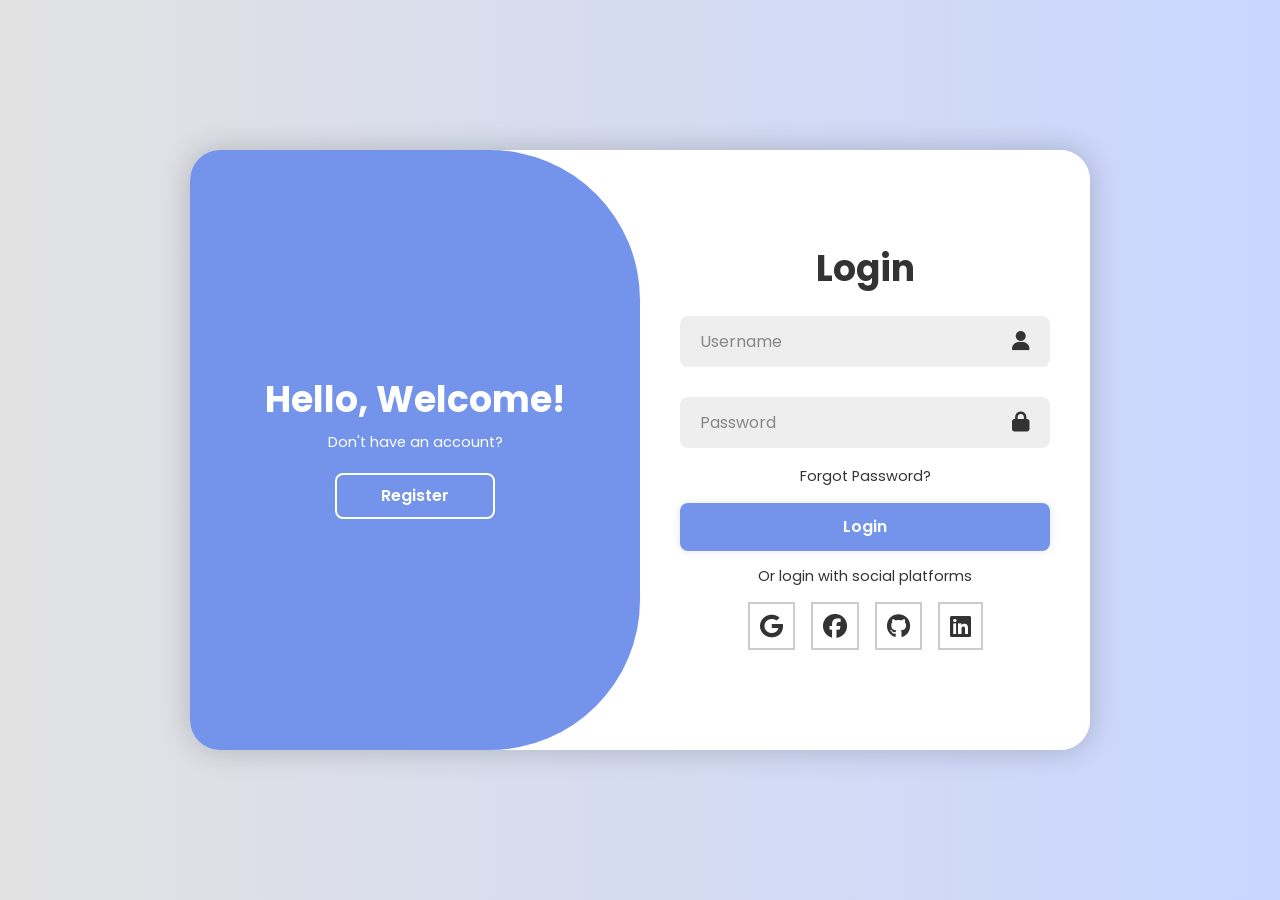
<file: donor/login.html>
<!DOCTYPE html>
<html lang="en">
<head>
<meta charset="UTF-8">
<meta name="viewport" content="width=device-width, initial-scale=1.0">
<title>Donor</title>
<link rel="stylesheet" href="login.css">
    <link rel="shortcut icon" href="./images/KindBridge Logo.png" type="image/x-icon">
<link rel="stylesheet" href="https://cdnjs.cloudflare.com/ajax/libs/font-awesome/6.7.2/css/all.min.css" integrity="sha512-Evv84Mr4kqVGRNSgIGL/F/aIDqQb7xQ2vcrdIwxfjThSH8CSR7PBEakCr51Ck+w+/U6swU2Im1vVX0SVk9ABhg==" crossorigin="anonymous" referrerpolicy="no-referrer" />
</head>
<body>
    <!-- login form User-->
<div class="container">
    <div class="form-box login">
        <form action="#" id="loginForm">
            <h1>Login</h1>
            <div class="input-box">
                <input type="text"  id="loginEmail" placeholder="Username" required>
                <i class="fa-solid fa-user"></i>
            </div>
            <div class="input-box">
                <input type="password"  id="loginPassword" placeholder="Password" required>
                <i class="fa-solid fa-lock"></i>
            </div>
            <div class="forgot-link">
                <a href="#">Forgot Password?</a>
            </div>
            <button type="submit" class="btn">Login</button>
            <p>Or login with social platforms</p>
            <div class="social-icons">
                <a href="#"><i class="fa-brands fa-google"></i></a>
                <a href="#"><i class="fa-brands fa-facebook"></i></a>
                <a href="#"><i class="fa-brands fa-github"></i></a>
                <a href="#"><i class="fa-brands fa-linkedin"></i></a>
            </div>
        </form>
    </div>
    <!-- register form -->
     <div class="form-box register">
        <form action="#"  id="registerForm">
            <h1>Registration</h1>
            <div class="input-box">
                <input type="text" id="regName" placeholder="Username" required>
                <i class="fa-solid fa-user"></i>
            </div>
            <div class="input-box">
                <input type="tel" id="regPhone" placeholder="Phone Number" required>
                <i class="fa-solid fa-phone"></i>
            </div>
            <div class="input-box">
                <input type="email" id="regEmail" placeholder="E-mail" required>
                <i class="fa-solid fa-envelope"></i>
            </div>
            <div class="input-box">
                <input type="password" id="regPassword" placeholder="Password" required>
                <i class="fa-solid fa-lock"></i>
            </div>
            <button type="submit" class="btn">Register</button>
            <p>Or Register with social platforms</p>
            <div class="social-icons">
                <a href="#"><i class="fa-brands fa-google"></i></a>
                <a href="#"><i class="fa-brands fa-facebook"></i></a>
                <a href="#"><i class="fa-brands fa-github"></i></a>
                <a href="#"><i class="fa-brands fa-linkedin"></i></a>
            </div>
        </form>
     </div>
     <!-- toggle box -->
      <div class="toggle-box">
            <!-- toggle box left -->
            <div class="toggle-panel toggle-left">
                <h1>Hello, Welcome!</h1>
                <p>Don't  have an account?</p>
                <button class="btn register-btn">Register</button>
            </div>
            <!-- toggle box right -->
             <div class="toggle-panel toggle-right">
                <h1>Welcome Back</h1>
                <p>Already have an account?</p>
                <button class="btn login-btn">Login</button>
             </div>
      </div>
</div>
<script>
    const container=document.querySelector('.container');
    const registerBtn= document.querySelector('.register-btn');
    const loginBtn = document.querySelector('.login-btn');
    registerBtn.addEventListener('click',()=>{
        container.classList.add('active');
    })
    loginBtn.addEventListener('click',()=>{
        container.classList.remove('active');
    })
    // Login code
    document.getElementById("loginForm").addEventListener("submit", async function(e){
    e.preventDefault();
    const email = document.getElementById("loginEmail").value;
    const password = document.getElementById("loginPassword").value;
    try {
        const response = await fetch("http://127.0.0.1:5000/donor/login", {
            method: "POST",
            headers: {"Content-Type": "application/json"},
            body: JSON.stringify({ email, password })
        });
        const data = await response.json();
        if(data.success){
            // Save current user in local session if needed
            localStorage.setItem("currentUser", JSON.stringify(data.user));
            alert("Login successful!");
            window.location.href = "index.html"; // redirect after login
        } else {
            alert(data.message);
        }
    } catch(err){
        alert("Error connecting to server!");
        console.error(err);
    }
});
    // ---------- REGISTRATION CODE ----------
// ---------- REGISTRATION CODE (DATABASE) ----------
document.getElementById("registerForm").addEventListener("submit", async function(e){
    e.preventDefault();
    const name = document.getElementById("regName").value;
    const phone = document.getElementById("regPhone").value;
    const email = document.getElementById("regEmail").value;
    const password = document.getElementById("regPassword").value;
    try {
        const response = await 
        fetch("http://127.0.0.1:5000/donor/register", {
            method: "POST",
            headers: {"Content-Type": "application/json"},
            body: JSON.stringify({ name, email, phone, password })
        });
        const data = await response.json();
        if (response.ok) {
            alert("Registration successful!");
            document.getElementById("loginEmail").value = email;
            document.getElementById("loginPassword").value = password;
            container.classList.remove("active");
        } else {
            alert("Server error: " + data.message);
        }
    } catch (err) {
        alert("Error connecting to server!");
        console.error(err);
    }
});
</script>
</body>
</html>
</file>
<file: donor/login.css>
@import url('https://fonts.googleapis.com/css2?family=Poppins:ital,wght@0,100;0,200;0,300;0,400;0,500;0,600;0,700;0,800;0,900;1,100;1,200;1,300;1,400;1,500;1,600;1,700;1,800;1,900&display=swap');

*{
    font-family: "Poppins", sans-serif;
    margin: 0;
    padding: 0;
    box-sizing:border-box ;
    text-decoration: none;
    list-style: none;
}
/* Body styling */
body{
    display: flex;
    justify-content: center;
    align-items: center;
    min-height: 100vh;
    background: linear-gradient(90deg, #e2e2e2,#c9d6ff);
}

/* container */
.container{
    position: relative;
    width: 900px;
    height: 600px;
    background: #fff;
    margin: 20px;
    border-radius: 30px;
    box-shadow: 0 0 30px rgba(0,0,0,0.2);
    overflow: hidden;
}

.container h1{
    font-size: 36px;
    margin: -10px 0;
}

.container p{
    font-size: 14.5px;
    margin: 15px 0;
}
form{
    width: 100%;
}

.form-box{
    position: absolute;
    right: 0;
    width: 50%;
    height: 100%;
    background: #fff;
    display: flex;
    align-items: center;
    color: #333;
    text-align: center;
    padding: 40px;
    z-index: 1;
    transition: 0.6s ease-in-out 1.2s;
    visibility: 0s 1s;
}

.container.active .form-box{
    right: 50%;
}

.form-box.register{
    visibility: hidden;
}
.container.active .form-box.register{
    visibility: visible;
}

.input-box{
    position: relative;
    margin: 30px 0;
}

.input-box input{
    width: 100%;
    padding: 13px 50px 13px 20px;
    background: #eee;
    border-radius: 8px;
    border: none;
    outline: none;
    font-size: 16px;
    color: #333;
    font-weight: 500;
}

.input-box input::placeholder{
    color: #888;
    font-weight: 400;
}

.input-box i{
    position: absolute;
    right: 20px;
    top: 50%;
    transform: translateY(-50%);
    font-size: 20px;
}

.forgot-link{
    margin: -15px 0 15px;
}
.forgot-link a{
    font-size: 14.5px;
    color: #333;
}
.btn{
    width:100%;
    height: 48px;
    background: #7494ec;
    border-radius: 8px;
    box-shadow: 0 0 10px rgba(0,0,0,0.1);
    border: none;
    outline: none;
    cursor: pointer;
    font-size: 16px;
    color: #fff;
    font-weight: 600; 
}
.social-icons{
    display: flex;
    justify-content: center;
}

.social-icons a{
    display: inline-flex;
    padding: 10px;
    border: 2px solid #ccc;
    font-size: 24px;
    color: #333;
    margin: 0 8px;
}
.toggle-box{
    position: absolute;
    width: 100%;
    height: 100%;
}

.toggle-box::before{
    content: '';
    position: absolute;
    left: -250%;
    width: 300%;
    height: 100%;
    background: #7494ec;
    border-radius: 150px;
    z-index: 2;
    transition: 1.8s ease-in-out;
}
.container.active .toggle-box::before{
    left: 50%;
}
.toggle-panel{
    position: absolute;
    width: 50%;
    height: 100%;
    color: #fff;
    display: flex;
    flex-direction: column;
    justify-content: center;
    align-items: center;
    z-index: 2;
    transition: 0.6s ease-in-out;
}

.toggle-panel.toggle-left{
    left: 0;
    transition-delay: 1.2s;
}

.container.active .toggle-panel.toggle-left{
    left: -50%;
    transition-delay: 0.6s;
}

.toggle-panel.toggle-right{
    right: -50%;
    transition-delay: 0.6s;
}
.container.active .toggle-panel.toggle-right{
    right: 0;
    transition-delay: 1.2s;
}

.toggle-panel p{
    margin-bottom: 20px;
}
.toggle-panel .btn{
    width: 160px;
    height: 46px;
    background: transparent;
    border: 2px solid #fff;
    box-shadow: none;
}
</file>
